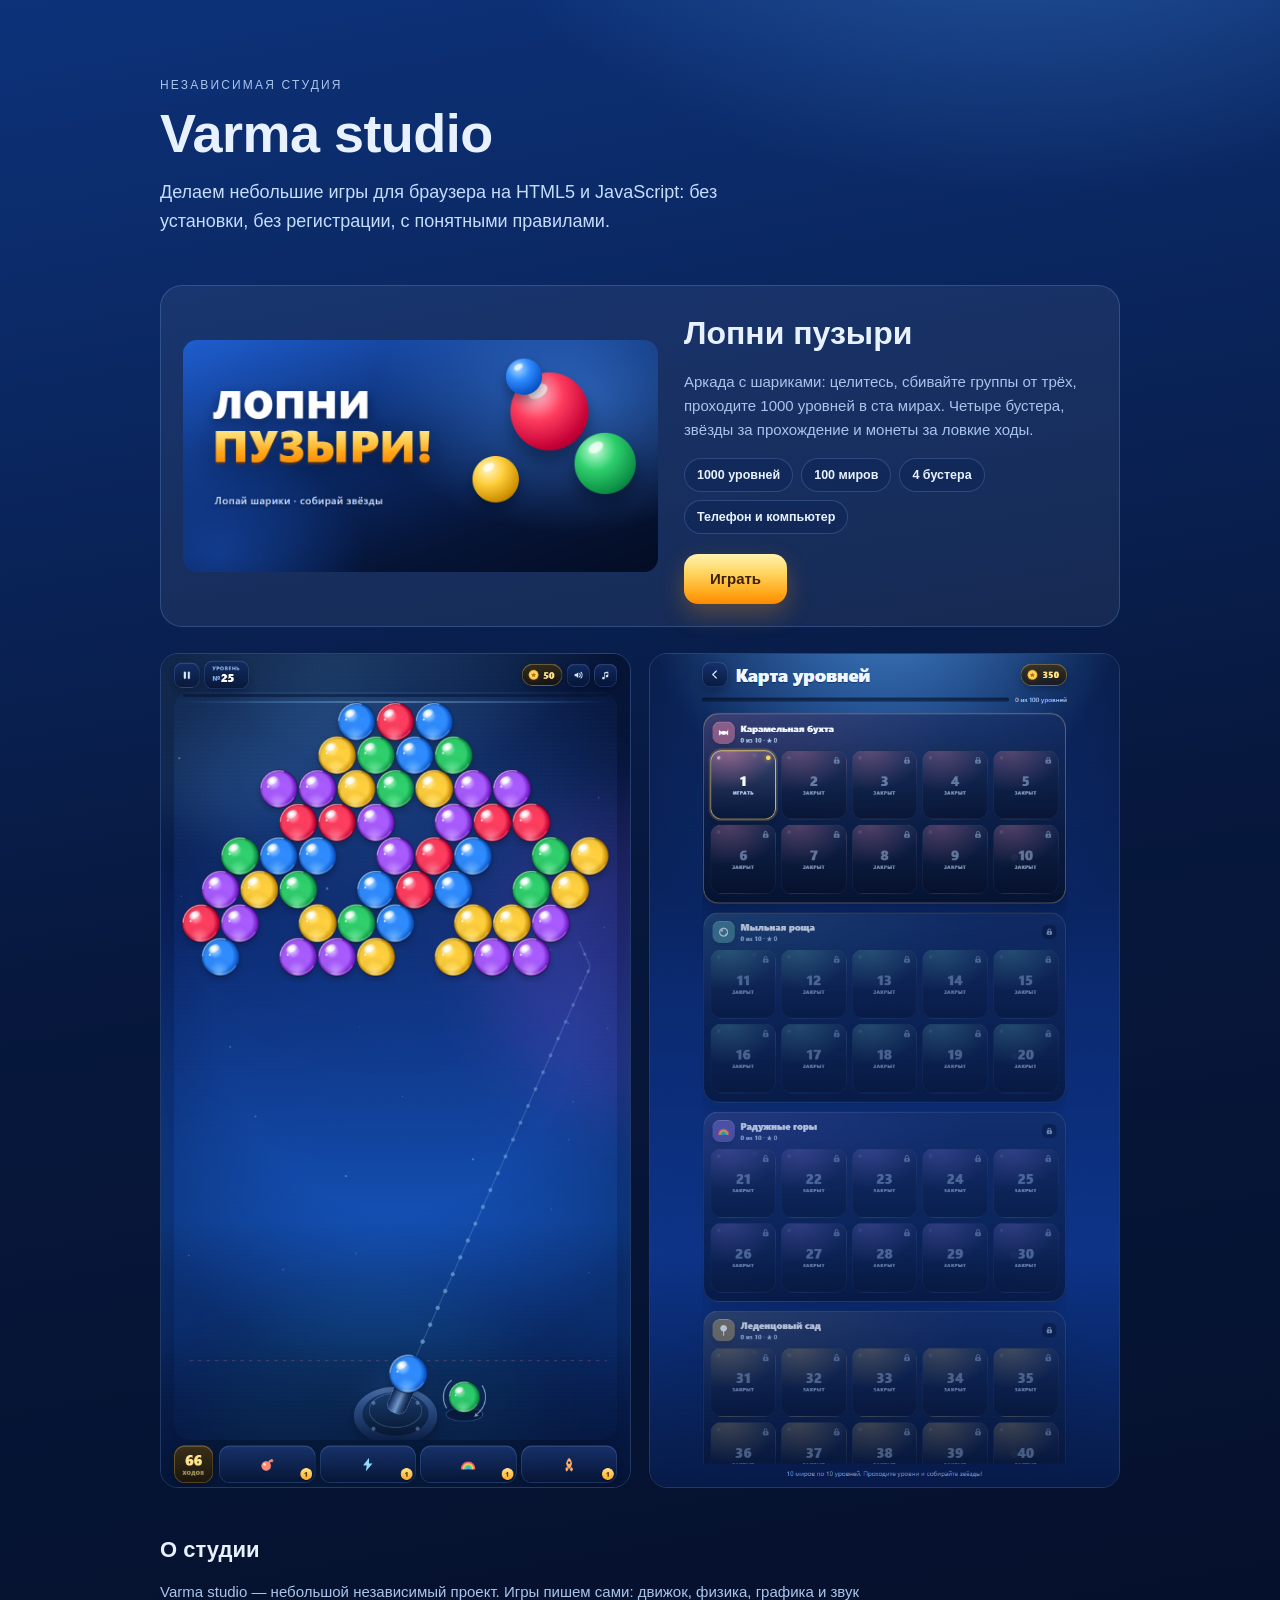
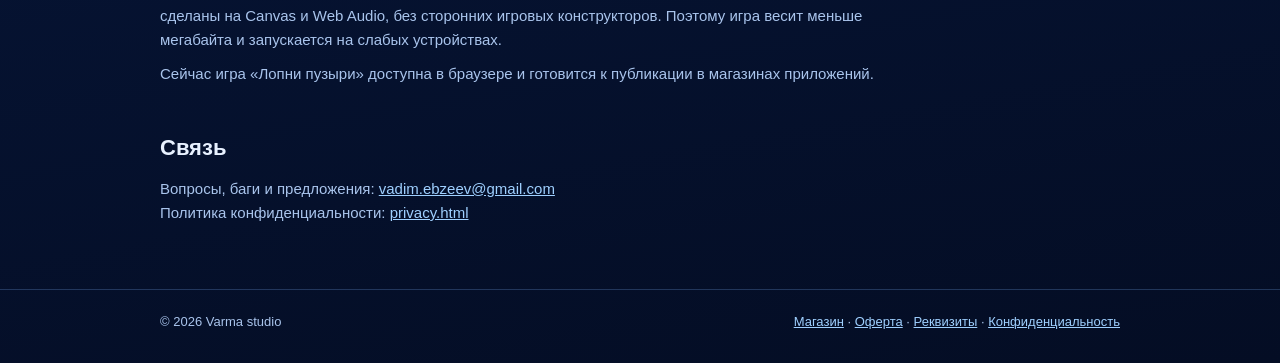
<file: index.html>
<!doctype html>
<html lang="ru">
<head>
<meta charset="utf-8" />
<meta name="viewport" content="width=device-width, initial-scale=1" />
<title>Varma studio — игры для браузера</title>
<meta name="description" content="Varma studio — независимая студия: браузерные игры на HTML5. Игра «Лопни пузыри»: аркада с шариками на 100 уровней." />
<meta name="theme-color" content="#07183e" />
<link rel="icon" href="assets/icon.png" />
<link rel="stylesheet" href="style.css" />
</head>
<body>
<header class="hero">
  <div class="wrap">
    <p class="kicker">Независимая студия</p>
    <h1>Varma studio</h1>
    <p class="lead">Делаем небольшие игры для браузера на HTML5 и JavaScript: без установки, без регистрации, с понятными правилами.</p>
  </div>
</header>

<main class="wrap">
  <section class="game" id="game">
    <div class="game__art">
      <img src="assets/feature.png" alt="Игра «Лопни пузыри»" width="1024" height="500" loading="lazy" />
    </div>
    <div class="game__body">
      <h2>Лопни пузыри</h2>
      <p>Аркада с шариками: целитесь, сбивайте группы от трёх, проходите 1000 уровней в ста мирах. Четыре бустера, звёзды за прохождение и монеты за ловкие ходы.</p>
      <ul class="facts">
        <li>1000 уровней</li>
        <li>100 миров</li>
        <li>4 бустера</li>
        <li>Телефон и компьютер</li>
      </ul>
      <a class="btn" href="https://vadim2451782.github.io/bubble-pop-pikabu/">Играть</a>
    </div>
  </section>

  <section class="shots">
    <img src="assets/game.png" alt="Игровое поле" width="720" height="1280" loading="lazy" />
    <img src="assets/win.png" alt="Экран победы" width="720" height="1280" loading="lazy" />
  </section>

  <section class="about" id="about">
    <h2>О студии</h2>
    <p>Varma studio — небольшой независимый проект. Игры пишем сами: движок, физика, графика и звук сделаны на Canvas и Web Audio, без сторонних игровых конструкторов. Поэтому игра весит меньше мегабайта и запускается на слабых устройствах.</p>
    <p>Сейчас игра «Лопни пузыри» доступна в браузере и готовится к публикации в магазинах приложений.</p>
  </section>

  <section class="contact" id="contact">
    <h2>Связь</h2>
    <p>Вопросы, баги и предложения: <a href="mailto:vadim.ebzeev@gmail.com">vadim.ebzeev@gmail.com</a></p>
    <p class="muted">Политика конфиденциальности: <a href="privacy.html">privacy.html</a></p>
  </section>
</main>

<footer class="foot">
  <div class="wrap">
    <span>© <span id="year">2026</span> Varma studio</span>
    <span><a href="shop.html">Магазин</a> · <a href="offer.html">Оферта</a> · <a href="requisites.html">Реквизиты</a> · <a href="privacy.html">Конфиденциальность</a></span>
  </div>
</footer>

<script>document.getElementById('year').textContent = new Date().getFullYear();</script>
</body>
</html>
</file>
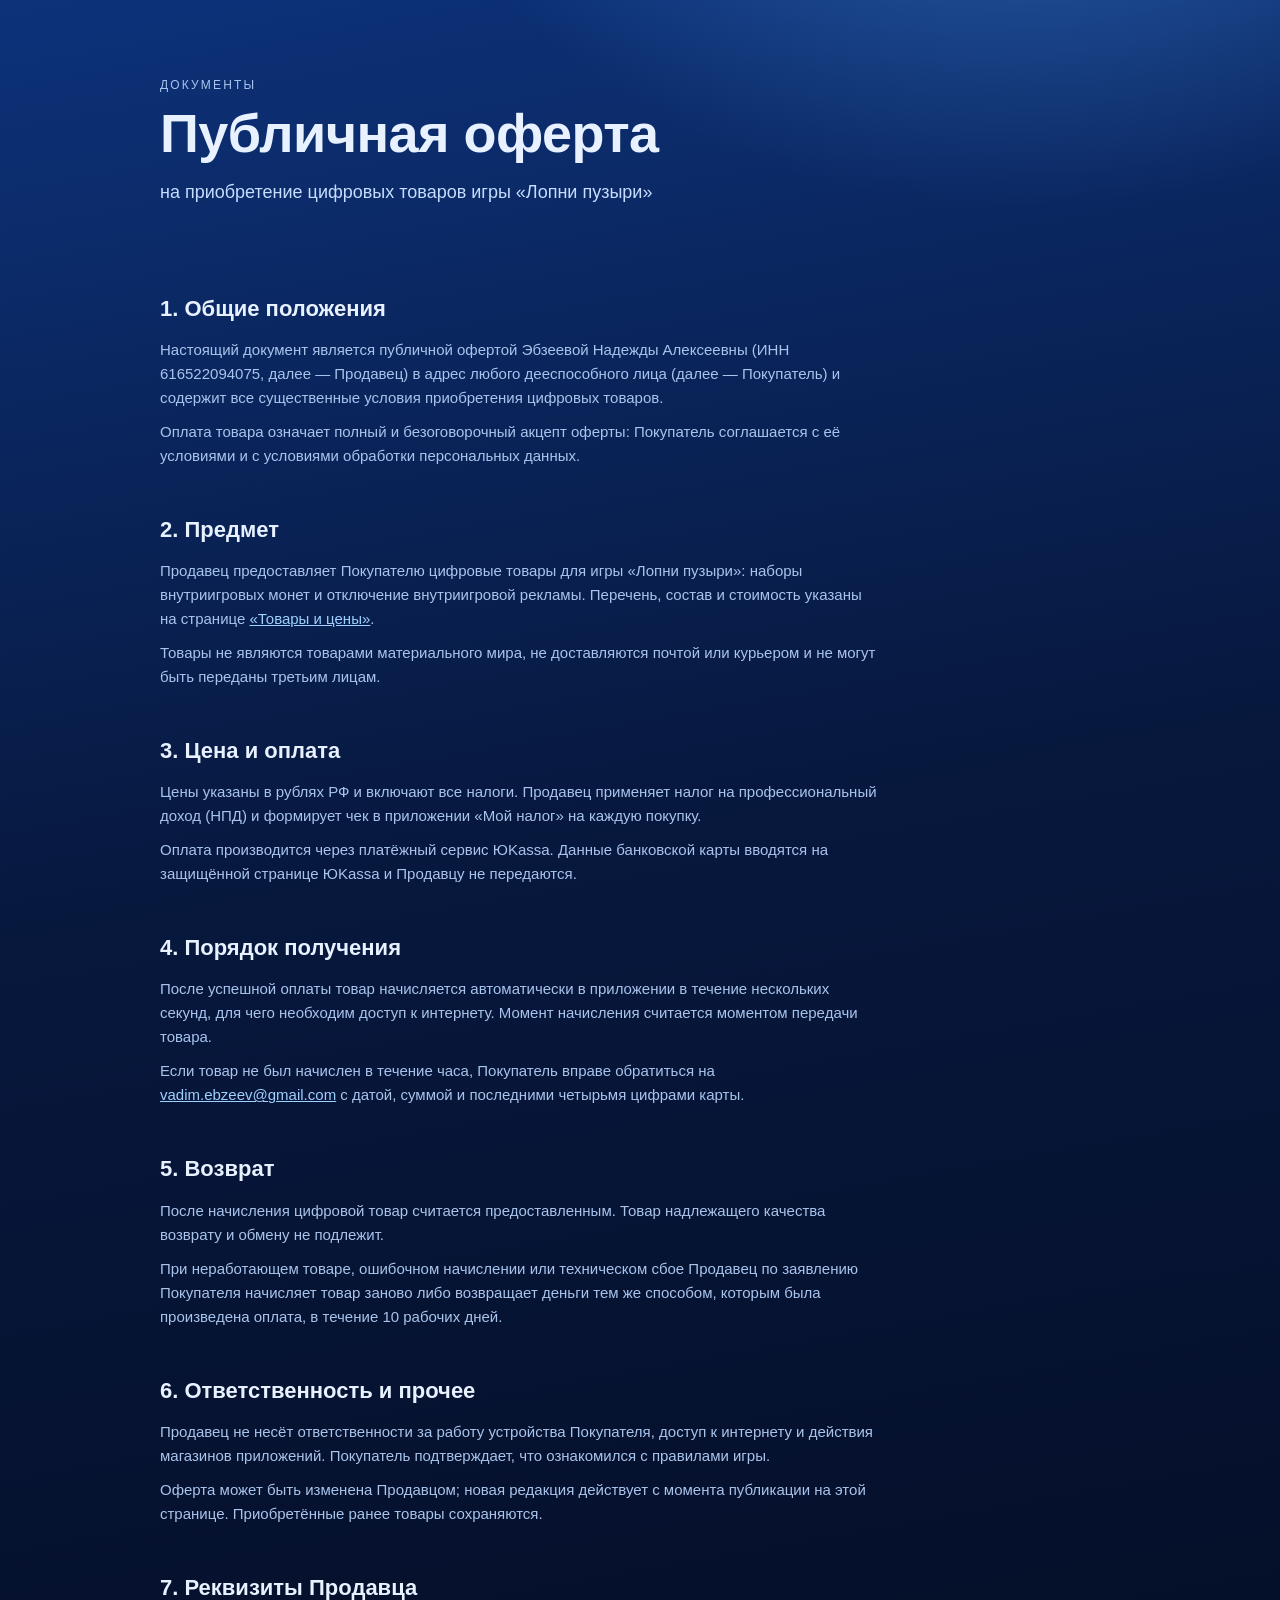
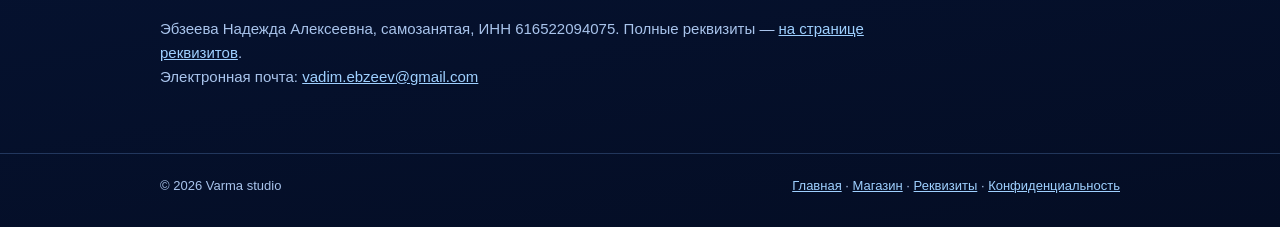
<file: offer.html>
<!doctype html>
<html lang="ru">
<head>
<meta charset="utf-8" />
<meta name="viewport" content="width=device-width, initial-scale=1" />
<title>Публичная оферта — Varma studio</title>
<meta name="description" content="Публичная оферта на приобретение цифровых товаров игры «Лопни пузыри»." />
<meta name="theme-color" content="#07183e" />
<link rel="icon" href="assets/icon.png" />
<link rel="stylesheet" href="style.css" />
</head>
<body>
<header class="hero">
  <div class="wrap">
    <p class="kicker">Документы</p>
    <h1>Публичная оферта</h1>
    <p class="lead">на приобретение цифровых товаров игры «Лопни пузыри»</p>
  </div>
</header>

<main class="wrap">
  <section class="about">
    <h2>1. Общие положения</h2>
    <p>Настоящий документ является публичной офертой Эбзеевой Надежды Алексеевны (ИНН 616522094075, далее — Продавец) в адрес любого дееспособного лица (далее — Покупатель) и содержит все существенные условия приобретения цифровых товаров.</p>
    <p>Оплата товара означает полный и безоговорочный акцепт оферты: Покупатель соглашается с её условиями и с условиями обработки персональных данных.</p>
  </section>

  <section class="about">
    <h2>2. Предмет</h2>
    <p>Продавец предоставляет Покупателю цифровые товары для игры «Лопни пузыри»: наборы внутриигровых монет и отключение внутриигровой рекламы. Перечень, состав и стоимость указаны на странице <a href="shop.html">«Товары и цены»</a>.</p>
    <p>Товары не являются товарами материального мира, не доставляются почтой или курьером и не могут быть переданы третьим лицам.</p>
  </section>

  <section class="about">
    <h2>3. Цена и оплата</h2>
    <p>Цены указаны в рублях РФ и включают все налоги. Продавец применяет налог на профессиональный доход (НПД) и формирует чек в приложении «Мой налог» на каждую покупку.</p>
    <p>Оплата производится через платёжный сервис ЮKassa. Данные банковской карты вводятся на защищённой странице ЮKassa и Продавцу не передаются.</p>
  </section>

  <section class="about">
    <h2>4. Порядок получения</h2>
    <p>После успешной оплаты товар начисляется автоматически в приложении в течение нескольких секунд, для чего необходим доступ к интернету. Момент начисления считается моментом передачи товара.</p>
    <p>Если товар не был начислен в течение часа, Покупатель вправе обратиться на <a href="mailto:vadim.ebzeev@gmail.com">vadim.ebzeev@gmail.com</a> с датой, суммой и последними четырьмя цифрами карты.</p>
  </section>

  <section class="about">
    <h2>5. Возврат</h2>
    <p>После начисления цифровой товар считается предоставленным. Товар надлежащего качества возврату и обмену не подлежит.</p>
    <p>При неработающем товаре, ошибочном начислении или техническом сбое Продавец по заявлению Покупателя начисляет товар заново либо возвращает деньги тем же способом, которым была произведена оплата, в течение 10 рабочих дней.</p>
  </section>

  <section class="about">
    <h2>6. Ответственность и прочее</h2>
    <p>Продавец не несёт ответственности за работу устройства Покупателя, доступ к интернету и действия магазинов приложений. Покупатель подтверждает, что ознакомился с правилами игры.</p>
    <p>Оферта может быть изменена Продавцом; новая редакция действует с момента публикации на этой странице. Приобретённые ранее товары сохраняются.</p>
  </section>

  <section class="contact">
    <h2>7. Реквизиты Продавца</h2>
    <p>Эбзеева Надежда Алексеевна, самозанятая, ИНН 616522094075. Полные реквизиты — <a href="requisites.html">на странице реквизитов</a>.<br />
    Электронная почта: <a href="mailto:vadim.ebzeev@gmail.com">vadim.ebzeev@gmail.com</a></p>
  </section>
</main>

<footer class="foot">
  <div class="wrap">
    <span>© <span id="year">2026</span> Varma studio</span>
    <span><a href="index.html">Главная</a> · <a href="shop.html">Магазин</a> · <a href="requisites.html">Реквизиты</a> · <a href="privacy.html">Конфиденциальность</a></span>
  </div>
</footer>

<script>document.getElementById('year').textContent = new Date().getFullYear();</script>
</body>
</html>
</file>
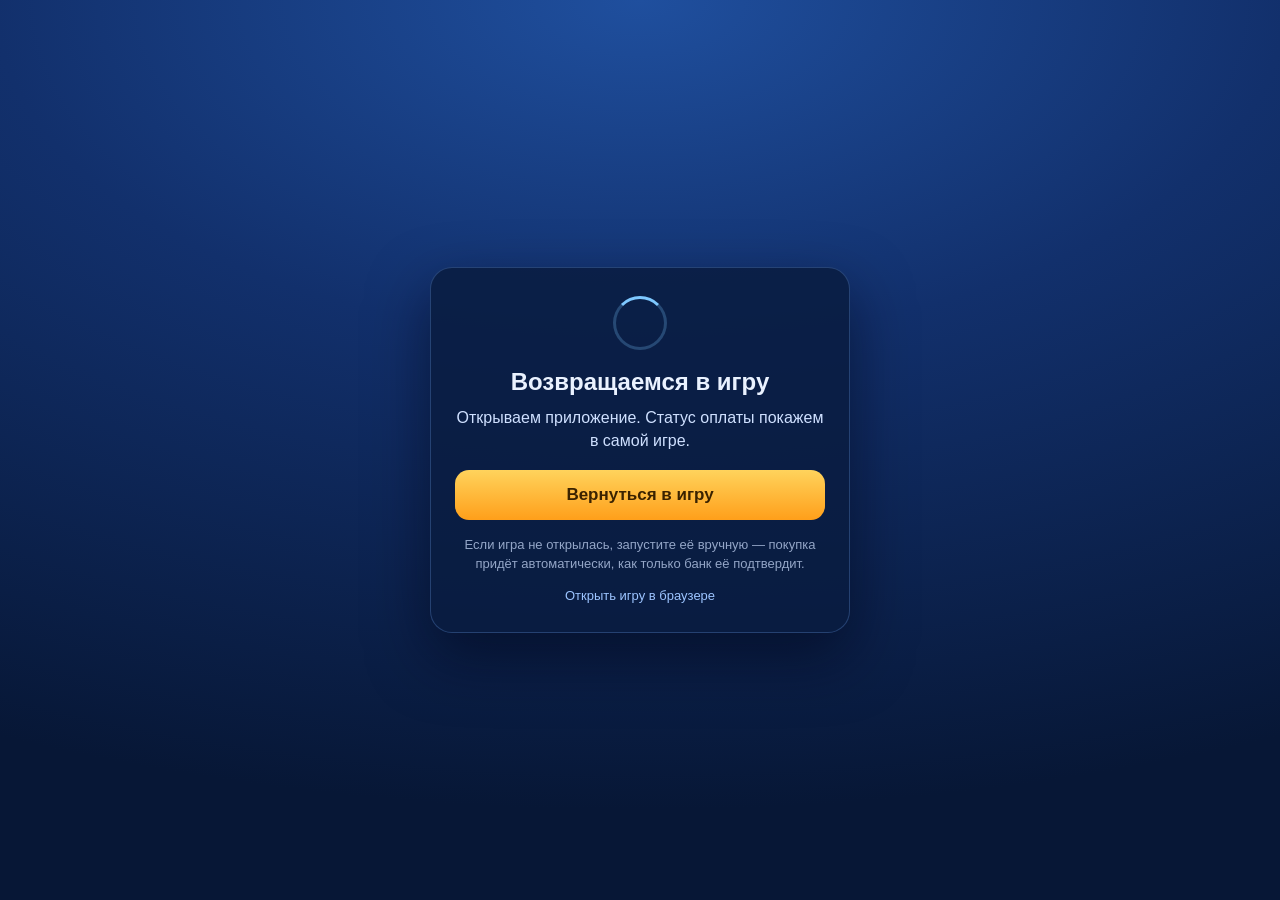
<file: pay-return.html>
<!doctype html>
<html lang="ru">
<head>
  <meta charset="utf-8" />
  <meta name="viewport" content="width=device-width, initial-scale=1, viewport-fit=cover" />
  <title>Возвращаемся в игру — Лопни пузыри</title>
  <style>
    :root { color-scheme: dark; }
    * { box-sizing: border-box; }
    body {
      margin: 0;
      min-height: 100vh;
      display: grid;
      place-items: center;
      padding: 24px;
      font-family: -apple-system, "Segoe UI", Roboto, sans-serif;
      background: radial-gradient(120% 90% at 50% 0%, #1f4f9e 0%, #12306c 42%, #071736 100%);
      color: #eaf2ff;
    }
    .card {
      width: 100%;
      max-width: 420px;
      padding: 28px 24px;
      border-radius: 22px;
      background: rgba(10, 28, 64, 0.86);
      border: 1px solid rgba(120, 176, 255, 0.25);
      box-shadow: 0 24px 60px rgba(0, 6, 24, 0.55);
      text-align: center;
    }
    .spinner {
      width: 54px;
      height: 54px;
      margin: 0 auto 18px;
      border-radius: 50%;
      border: 3px solid rgba(126, 200, 255, 0.25);
      border-top-color: #7ec8ff;
      animation: spin 1s linear infinite;
    }
    @keyframes spin { to { transform: rotate(360deg); } }
    h1 { margin: 0 0 10px; font-size: 24px; }
    p { margin: 0 0 18px; line-height: 1.45; color: #cfe0ff; }
    .btn {
      display: block;
      padding: 15px 18px;
      border-radius: 14px;
      background: linear-gradient(180deg, #ffd35c, #ff9f1a);
      color: #3a2200;
      font-weight: 800;
      font-size: 17px;
      text-decoration: none;
    }
    .btn:active { transform: translateY(1px); }
    .hint { margin: 16px 0 0; font-size: 13px; color: rgba(207, 224, 255, 0.7); }
    .link { display: inline-block; margin-top: 14px; font-size: 13px; color: #9cc4ff; text-decoration: none; }
  </style>
</head>
<body>
  <main class="card">
    <!-- Neutral on purpose: YooKassa returns here for both success and cancel.
         The real result is shown in the game, never on this page. -->
    <div class="spinner" aria-hidden="true"></div>
    <h1>Возвращаемся в игру</h1>
    <p>Открываем приложение. Статус оплаты покажем в самой игре.</p>
    <a class="btn" href="bubblepop://payment/done" id="openApp">Вернуться в игру</a>
    <p class="hint">
      Если игра не открылась, запустите её вручную — покупка придёт автоматически, как только банк её подтвердит.
    </p>
    <a class="link" href="./">Открыть игру в браузере</a>
  </main>
  <script>
    // Android opens this page in the browser after YooKassa. Try to jump back
    // into the app right away; the button above is the fallback for browsers
    // that require a tap for custom schemes.
    if (/Android/i.test(navigator.userAgent)) {
      setTimeout(() => {
        try {
          window.location.href = 'bubblepop://payment/done';
        } catch (error) {
          /* the button stays available */
        }
      }, 500);
    }
  </script>
</body>
</html>
</file>
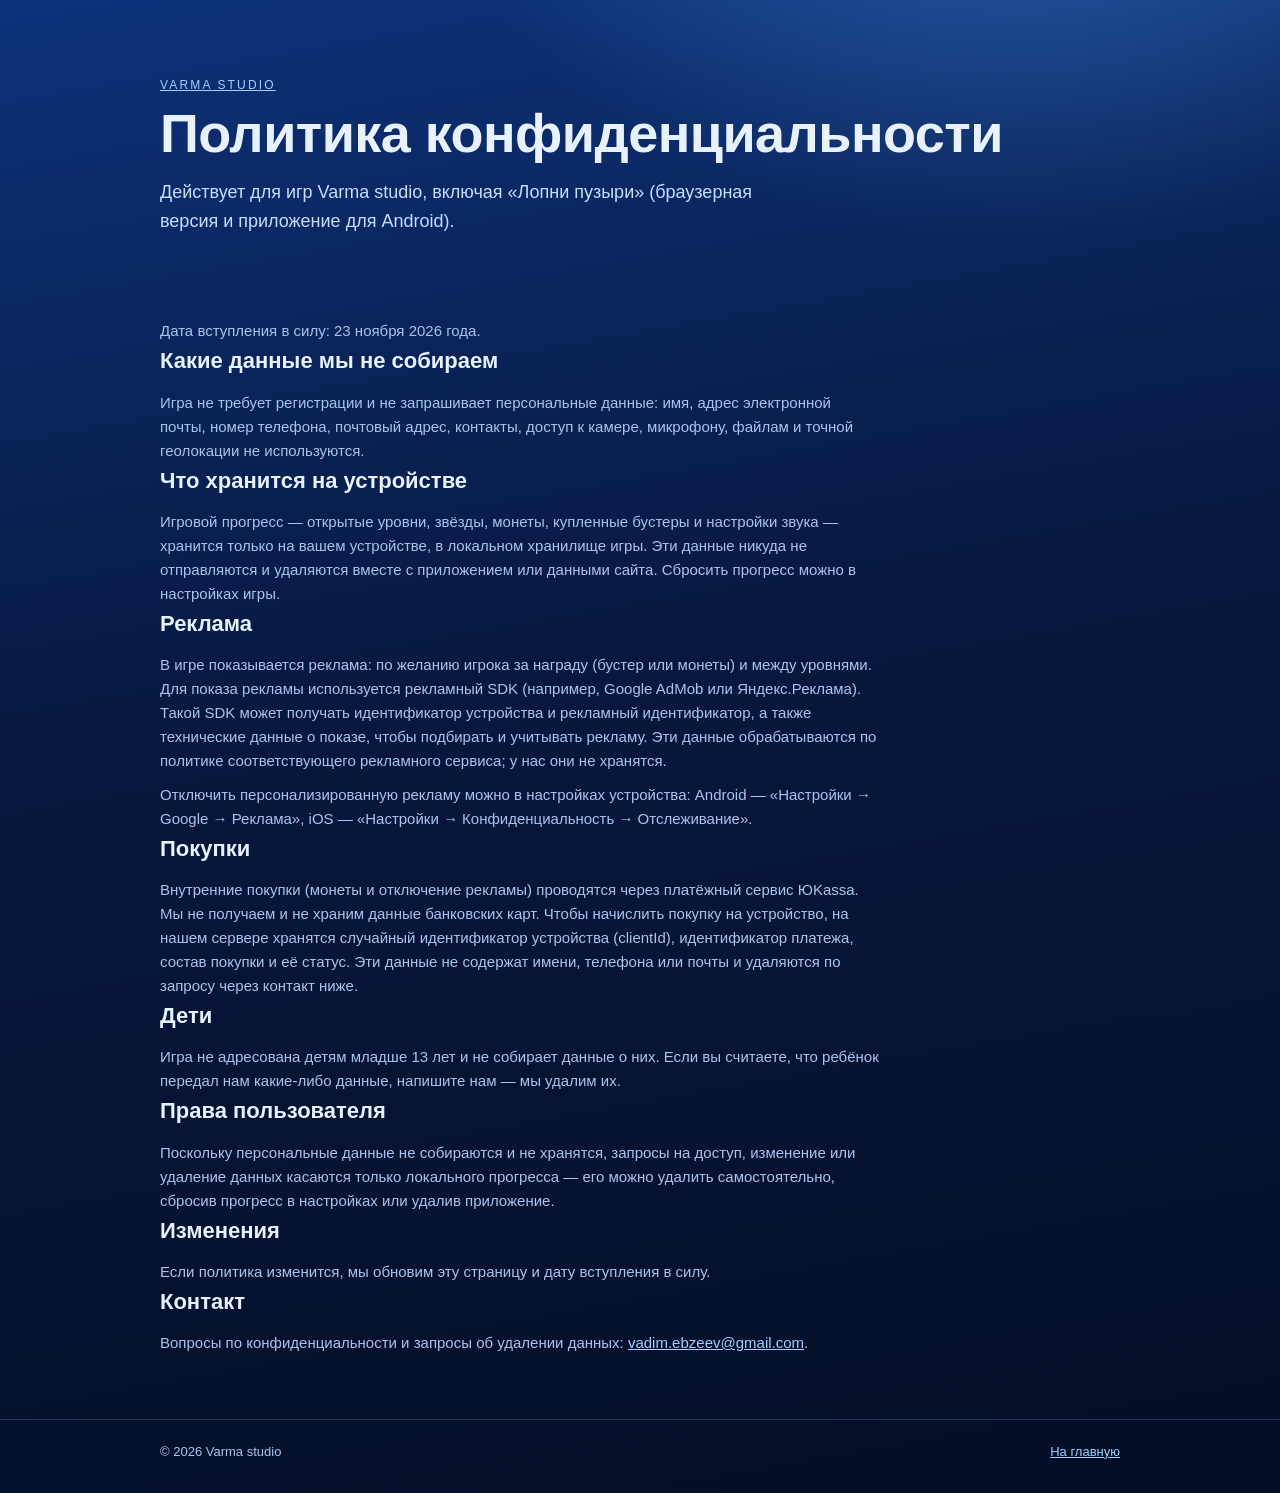
<file: privacy.html>
<!doctype html>
<html lang="ru">
<head>
<meta charset="utf-8" />
<meta name="viewport" content="width=device-width, initial-scale=1" />
<title>Политика конфиденциальности — Varma studio</title>
<meta name="description" content="Политика конфиденциальности игр Varma studio, включая «Лопни пузыри»: какие данные собираются и как используются." />
<meta name="theme-color" content="#07183e" />
<link rel="icon" href="assets/icon.png" />
<link rel="stylesheet" href="style.css" />
</head>
<body>
<header class="hero">
  <div class="wrap">
    <p class="kicker"><a href="index.html">Varma studio</a></p>
    <h1>Политика конфиденциальности</h1>
    <p class="lead">Действует для игр Varma studio, включая «Лопни пузыри» (браузерная версия и приложение для Android).</p>
  </div>
</header>

<main class="wrap about">
  <p>Дата вступления в силу: 23 ноября 2026 года.</p>

  <h2>Какие данные мы не собираем</h2>
  <p>Игра не требует регистрации и не запрашивает персональные данные: имя, адрес электронной почты, номер телефона, почтовый адрес, контакты, доступ к камере, микрофону, файлам и точной геолокации не используются.</p>

  <h2>Что хранится на устройстве</h2>
  <p>Игровой прогресс — открытые уровни, звёзды, монеты, купленные бустеры и настройки звука — хранится только на вашем устройстве, в локальном хранилище игры. Эти данные никуда не отправляются и удаляются вместе с приложением или данными сайта. Сбросить прогресс можно в настройках игры.</p>

  <h2>Реклама</h2>
  <p>В игре показывается реклама: по желанию игрока за награду (бустер или монеты) и между уровнями. Для показа рекламы используется рекламный SDK (например, Google AdMob или Яндекс.Реклама). Такой SDK может получать идентификатор устройства и рекламный идентификатор, а также технические данные о показе, чтобы подбирать и учитывать рекламу. Эти данные обрабатываются по политике соответствующего рекламного сервиса; у нас они не хранятся.</p>
  <p>Отключить персонализированную рекламу можно в настройках устройства: Android — «Настройки → Google → Реклама», iOS — «Настройки → Конфиденциальность → Отслеживание».</p>

  <h2>Покупки</h2>
  <p>Внутренние покупки (монеты и отключение рекламы) проводятся через платёжный сервис ЮKassa. Мы не получаем и не храним данные банковских карт. Чтобы начислить покупку на устройство, на нашем сервере хранятся случайный идентификатор устройства (clientId), идентификатор платежа, состав покупки и её статус. Эти данные не содержат имени, телефона или почты и удаляются по запросу через контакт ниже.</p>

  <h2>Дети</h2>
  <p>Игра не адресована детям младше 13 лет и не собирает данные о них. Если вы считаете, что ребёнок передал нам какие-либо данные, напишите нам — мы удалим их.</p>

  <h2>Права пользователя</h2>
  <p>Поскольку персональные данные не собираются и не хранятся, запросы на доступ, изменение или удаление данных касаются только локального прогресса — его можно удалить самостоятельно, сбросив прогресс в настройках или удалив приложение.</p>

  <h2>Изменения</h2>
  <p>Если политика изменится, мы обновим эту страницу и дату вступления в силу.</p>

  <h2>Контакт</h2>
  <p>Вопросы по конфиденциальности и запросы об удалении данных: <a href="mailto:vadim.ebzeev@gmail.com">vadim.ebzeev@gmail.com</a>.</p>
</main>

<footer class="foot">
  <div class="wrap">
    <span>© <span id="year">2026</span> Varma studio</span>
    <span><a href="index.html">На главную</a></span>
  </div>
</footer>

<script>document.getElementById('year').textContent = new Date().getFullYear();</script>
</body>
</html>
</file>
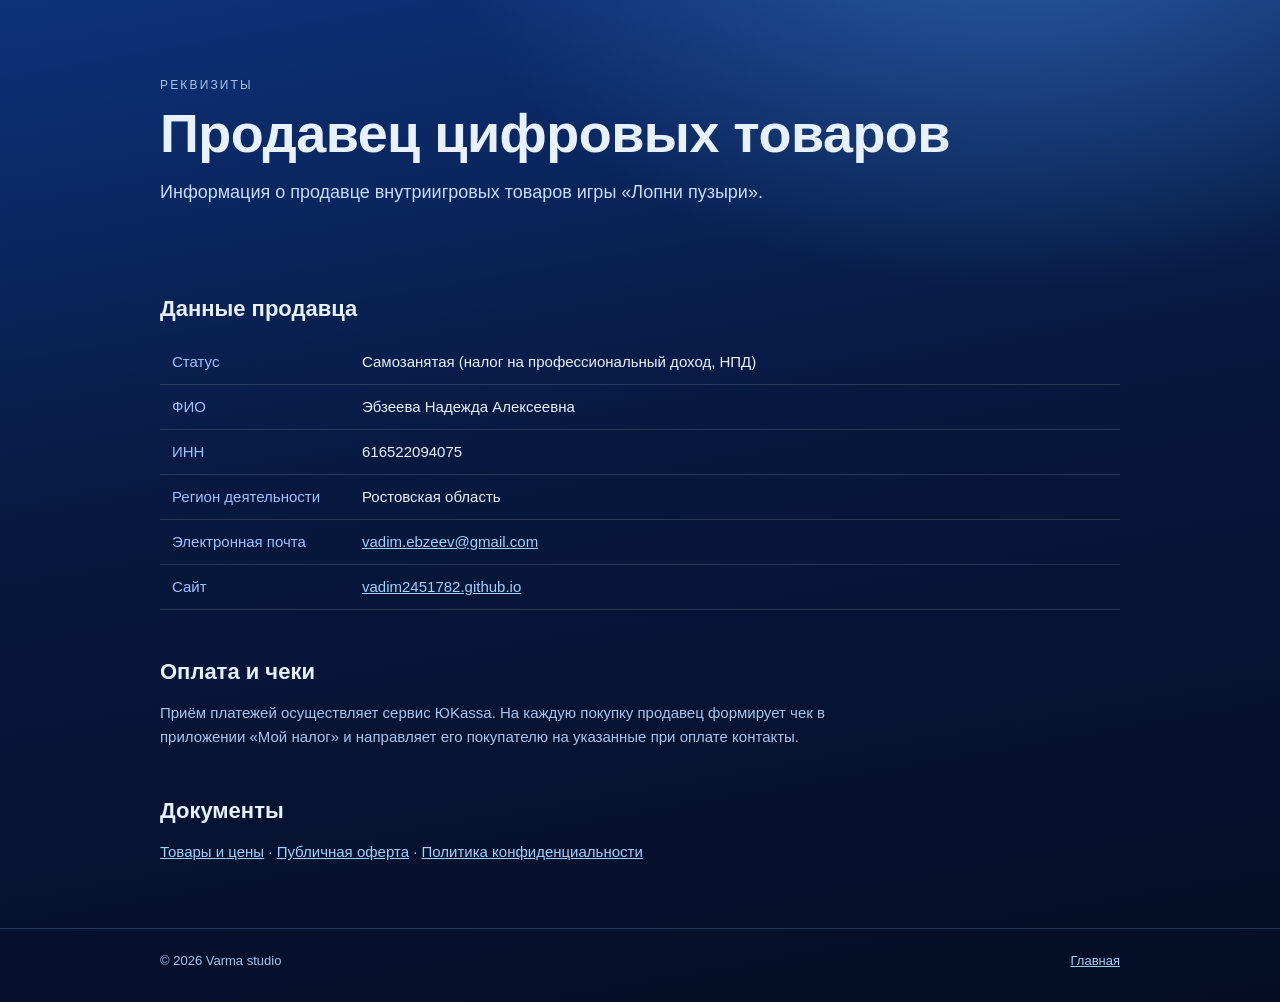
<file: requisites.html>
<!doctype html>
<html lang="ru">
<head>
<meta charset="utf-8" />
<meta name="viewport" content="width=device-width, initial-scale=1" />
<title>Реквизиты продавца — Varma studio</title>
<meta name="description" content="Реквизиты продавца цифровых товаров игры «Лопни пузыри»: ФИО, ИНН, статус самозанятого, контакты." />
<meta name="theme-color" content="#07183e" />
<link rel="icon" href="assets/icon.png" />
<link rel="stylesheet" href="style.css" />
</head>
<body>
<header class="hero">
  <div class="wrap">
    <p class="kicker">Реквизиты</p>
    <h1>Продавец цифровых товаров</h1>
    <p class="lead">Информация о продавце внутриигровых товаров игры «Лопни пузыри».</p>
  </div>
</header>

<main class="wrap">
  <section class="about">
    <h2>Данные продавца</h2>
    <table class="table">
      <tbody>
        <tr><th>Статус</th><td>Самозанятая (налог на профессиональный доход, НПД)</td></tr>
        <tr><th>ФИО</th><td>Эбзеева Надежда Алексеевна</td></tr>
        <tr><th>ИНН</th><td>616522094075</td></tr>
        <tr><th>Регион деятельности</th><td>Ростовская область</td></tr>
        <tr><th>Электронная почта</th><td><a href="mailto:vadim.ebzeev@gmail.com">vadim.ebzeev@gmail.com</a></td></tr>
        <tr><th>Сайт</th><td><a href="https://vadim2451782.github.io/">vadim2451782.github.io</a></td></tr>
      </tbody>
    </table>
  </section>

  <section class="about">
    <h2>Оплата и чеки</h2>
    <p>Приём платежей осуществляет сервис ЮKassa. На каждую покупку продавец формирует чек в приложении «Мой налог» и направляет его покупателю на указанные при оплате контакты.</p>
  </section>

  <section class="contact">
    <h2>Документы</h2>
    <p><a href="shop.html">Товары и цены</a> · <a href="offer.html">Публичная оферта</a> · <a href="privacy.html">Политика конфиденциальности</a></p>
  </section>
</main>

<footer class="foot">
  <div class="wrap">
    <span>© <span id="year">2026</span> Varma studio</span>
    <span><a href="index.html">Главная</a></span>
  </div>
</footer>

<script>document.getElementById('year').textContent = new Date().getFullYear();</script>
</body>
</html>
</file>
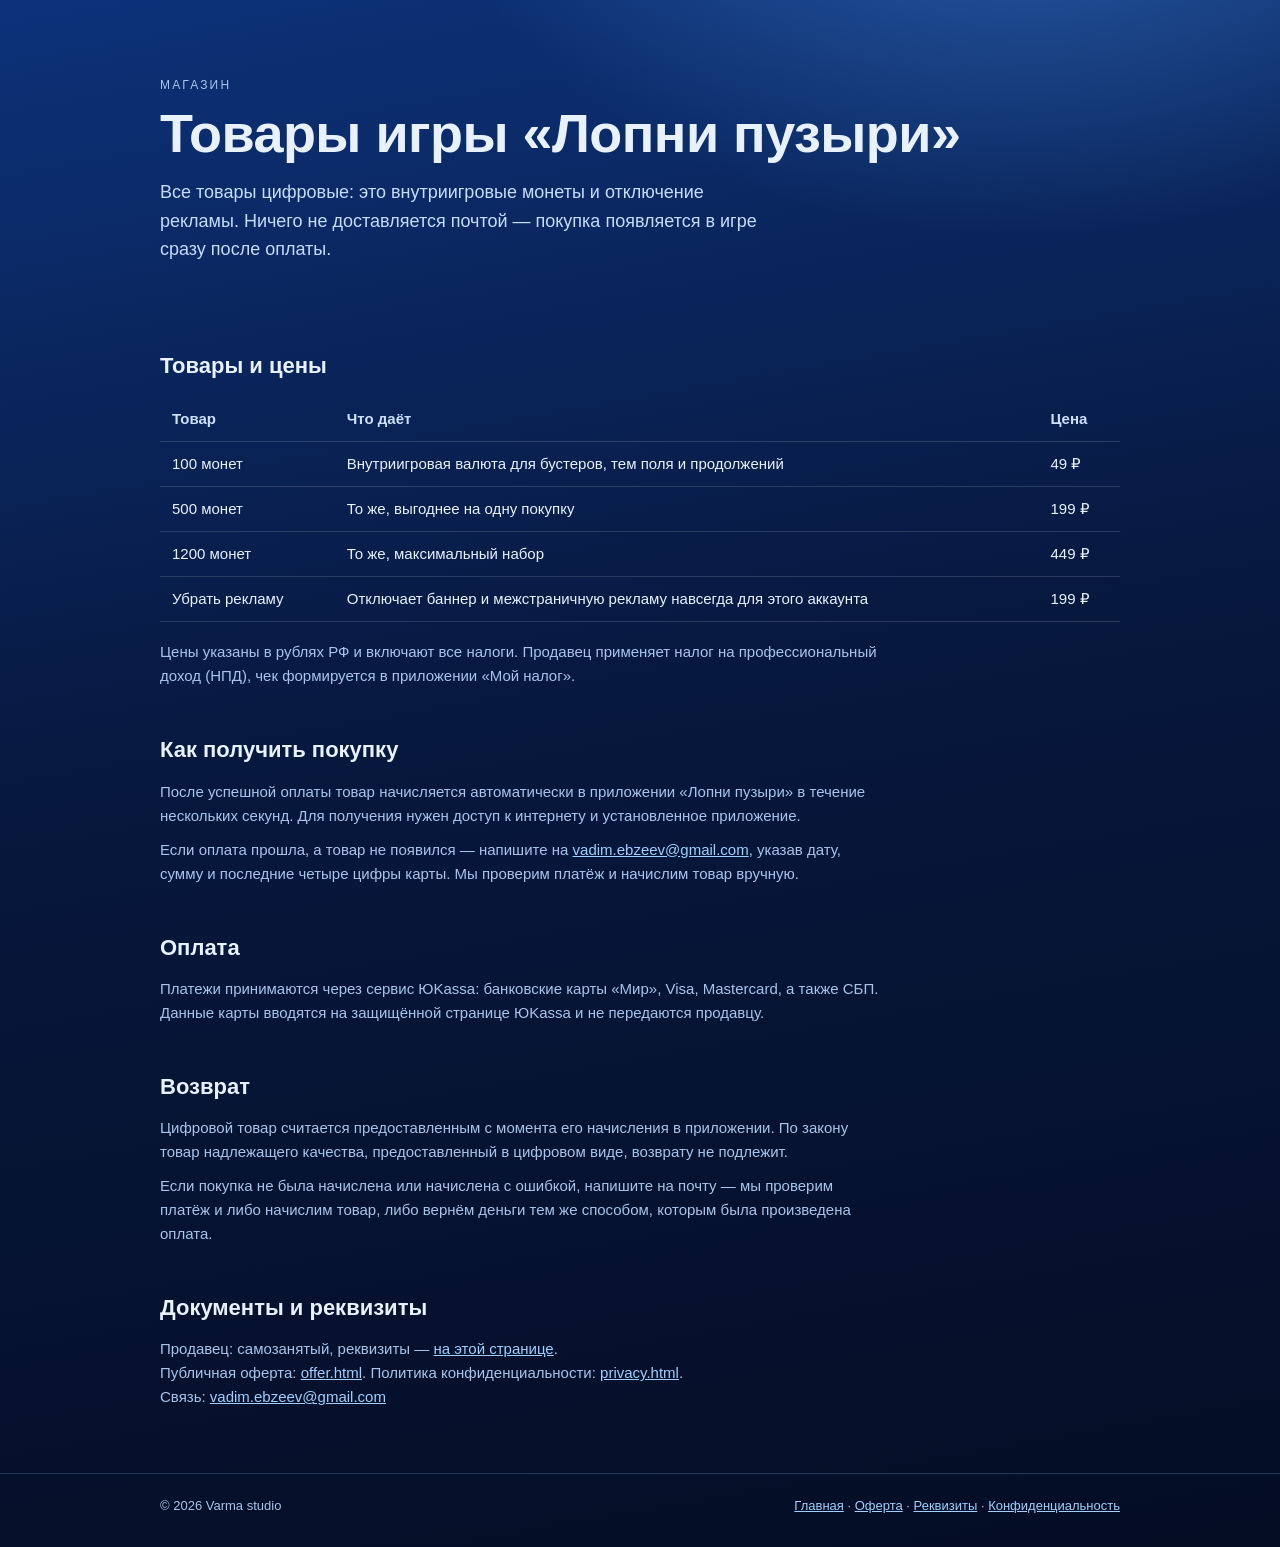
<file: shop.html>
<!doctype html>
<html lang="ru">
<head>
<meta charset="utf-8" />
<meta name="viewport" content="width=device-width, initial-scale=1" />
<title>Магазин игры «Лопни пузыри» — Varma studio</title>
<meta name="description" content="Цифровые товары игры «Лопни пузыри»: наборы монет и отключение рекламы. Цены, оплата, порядок получения." />
<meta name="theme-color" content="#07183e" />
<link rel="icon" href="assets/icon.png" />
<link rel="stylesheet" href="style.css" />
</head>
<body>
<header class="hero">
  <div class="wrap">
    <p class="kicker">Магазин</p>
    <h1>Товары игры «Лопни пузыри»</h1>
    <p class="lead">Все товары цифровые: это внутриигровые монеты и отключение рекламы. Ничего не доставляется почтой — покупка появляется в игре сразу после оплаты.</p>
  </div>
</header>

<main class="wrap">
  <section class="about">
    <h2>Товары и цены</h2>
    <table class="table">
      <thead>
        <tr><th>Товар</th><th>Что даёт</th><th>Цена</th></tr>
      </thead>
      <tbody>
        <tr><td>100 монет</td><td>Внутриигровая валюта для бустеров, тем поля и продолжений</td><td>49 ₽</td></tr>
        <tr><td>500 монет</td><td>То же, выгоднее на одну покупку</td><td>199 ₽</td></tr>
        <tr><td>1200 монет</td><td>То же, максимальный набор</td><td>449 ₽</td></tr>
        <tr><td>Убрать рекламу</td><td>Отключает баннер и межстраничную рекламу навсегда для этого аккаунта</td><td>199 ₽</td></tr>
      </tbody>
    </table>
    <p class="muted">Цены указаны в рублях РФ и включают все налоги. Продавец применяет налог на профессиональный доход (НПД), чек формируется в приложении «Мой налог».</p>
  </section>

  <section class="about">
    <h2>Как получить покупку</h2>
    <p>После успешной оплаты товар начисляется автоматически в приложении «Лопни пузыри» в течение нескольких секунд. Для получения нужен доступ к интернету и установленное приложение.</p>
    <p>Если оплата прошла, а товар не появился — напишите на <a href="mailto:vadim.ebzeev@gmail.com">vadim.ebzeev@gmail.com</a>, указав дату, сумму и последние четыре цифры карты. Мы проверим платёж и начислим товар вручную.</p>
  </section>

  <section class="about">
    <h2>Оплата</h2>
    <p>Платежи принимаются через сервис ЮKassa: банковские карты «Мир», Visa, Mastercard, а также СБП. Данные карты вводятся на защищённой странице ЮKassa и не передаются продавцу.</p>
  </section>

  <section class="about">
    <h2>Возврат</h2>
    <p>Цифровой товар считается предоставленным с момента его начисления в приложении. По закону товар надлежащего качества, предоставленный в цифровом виде, возврату не подлежит.</p>
    <p>Если покупка не была начислена или начислена с ошибкой, напишите на почту — мы проверим платёж и либо начислим товар, либо вернём деньги тем же способом, которым была произведена оплата.</p>
  </section>

  <section class="contact">
    <h2>Документы и реквизиты</h2>
    <p>Продавец: самозанятый, реквизиты — <a href="requisites.html">на этой странице</a>.</p>
    <p>Публичная оферта: <a href="offer.html">offer.html</a>. Политика конфиденциальности: <a href="privacy.html">privacy.html</a>.</p>
    <p>Связь: <a href="mailto:vadim.ebzeev@gmail.com">vadim.ebzeev@gmail.com</a></p>
  </section>
</main>

<footer class="foot">
  <div class="wrap">
    <span>© <span id="year">2026</span> Varma studio</span>
    <span><a href="index.html">Главная</a> · <a href="offer.html">Оферта</a> · <a href="requisites.html">Реквизиты</a> · <a href="privacy.html">Конфиденциальность</a></span>
  </div>
</footer>

<script>document.getElementById('year').textContent = new Date().getFullYear();</script>
</body>
</html>
</file>
<file: style.css>
:root {
  --bg: #07183e;
  --bg-2: #0b2a68;
  --card: rgba(255, 255, 255, 0.06);
  --line: rgba(126, 178, 255, 0.24);
  --text: #e8f1ff;
  --muted: #a9c4ec;
  --accent: #ffd35c;
}

* { box-sizing: border-box; margin: 0; padding: 0; }

body {
  min-height: 100vh;
  background:
    radial-gradient(900px 600px at 80% -10%, rgba(86, 168, 255, 0.4), transparent 65%),
    linear-gradient(170deg, #0d327a 0%, var(--bg) 45%, #040d24 100%);
  color: var(--text);
  font-family: "Segoe UI", -apple-system, BlinkMacSystemFont, "SF Pro Display", Roboto, sans-serif;
  line-height: 1.6;
  -webkit-font-smoothing: antialiased;
}

.wrap { width: min(960px, calc(100% - 40px)); margin: 0 auto; }

.hero { padding: 76px 0 40px; }
.kicker {
  font-size: 12px; letter-spacing: .18em; text-transform: uppercase;
  color: var(--muted); margin-bottom: 10px;
}
.hero h1 {
  font-size: clamp(34px, 6vw, 54px); line-height: 1.05; font-weight: 900;
  letter-spacing: -.01em;
}
.lead {
  margin-top: 16px; max-width: 620px;
  font-size: clamp(15px, 2.2vw, 18px); color: #c6ddff;
}

.game {
  display: grid; grid-template-columns: 1.15fr 1fr; gap: 26px; align-items: center;
  margin-top: 10px; padding: 22px;
  border: 1px solid var(--line); border-radius: 22px; background: var(--card);
}
.game__art img { display: block; width: 100%; height: auto; border-radius: 14px; }
.game__body h2 { font-size: clamp(24px, 4vw, 32px); font-weight: 900; }
.game__body p { margin-top: 10px; color: var(--muted); font-size: 15px; }
.facts {
  display: flex; flex-wrap: wrap; gap: 8px; margin: 16px 0 20px; list-style: none;
}
.facts li {
  padding: 6px 12px; border-radius: 999px; font-size: 12.5px; font-weight: 700;
  border: 1px solid var(--line); background: rgba(12, 36, 86, 0.5);
}
.btn {
  display: inline-block; padding: 13px 26px; border-radius: 14px;
  font-weight: 800; font-size: 15px; text-decoration: none; color: #3a2000;
  background: linear-gradient(180deg, #fff3b0, #ffd35c 40%, #ffab1f 75%, #ff8a00);
  box-shadow: 0 10px 24px rgba(255, 150, 20, 0.28);
}
.btn:hover { filter: brightness(1.05); }

.shots {
  display: grid; grid-template-columns: repeat(2, 1fr); gap: 18px; margin-top: 26px;
}
.shots img {
  display: block; width: 100%; height: auto; border-radius: 18px;
  border: 1px solid var(--line);
}

.about, .contact { margin-top: 44px; }
.about h2, .contact h2 { font-size: 22px; font-weight: 900; margin-bottom: 12px; }
.about p + p { margin-top: 10px; }
.about p, .contact p { color: var(--muted); font-size: 15px; max-width: 720px; }
a { color: #9fd0ff; }
a:hover { color: #cfe8ff; }
.muted { font-size: 14px; }

.foot {
  margin-top: 64px; padding: 22px 0 30px;
  border-top: 1px solid var(--line); color: var(--muted); font-size: 13px;
}
.foot .wrap { display: flex; justify-content: space-between; gap: 12px; flex-wrap: wrap; }

@media (max-width: 760px) {
  .game { grid-template-columns: 1fr; }
  .hero { padding-top: 52px; }
}

/* Таблицы товаров и реквизитов */
.table {
  width: 100%;
  border-collapse: collapse;
  margin: 14px 0 18px;
  font-size: 15px;
}
.table th,
.table td {
  text-align: left;
  padding: 10px 12px;
  border-bottom: 1px solid rgba(255, 255, 255, 0.14);
  vertical-align: top;
}
.table th {
  color: #cfe0ff;
  font-weight: 600;
}
.table tbody th {
  width: 190px;
  color: #9fc0ff;
  font-weight: 500;
}
</file>
